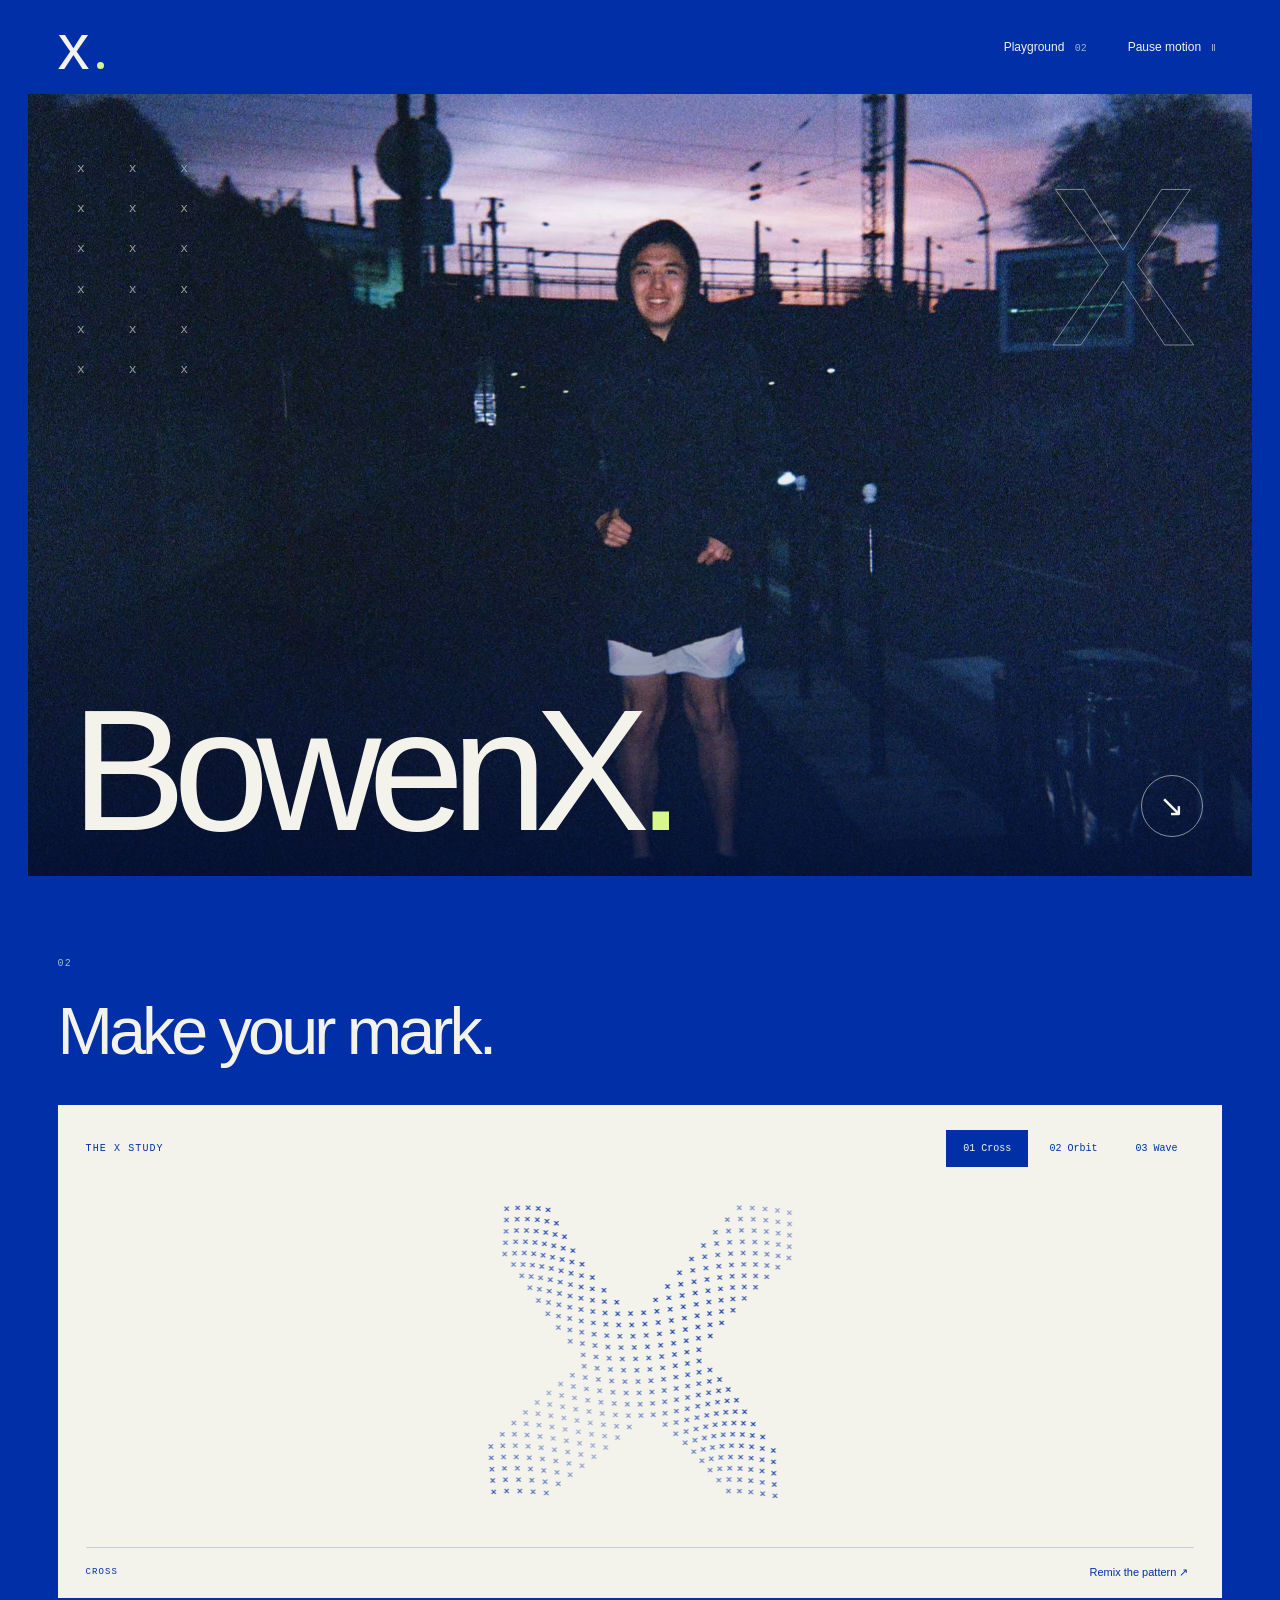
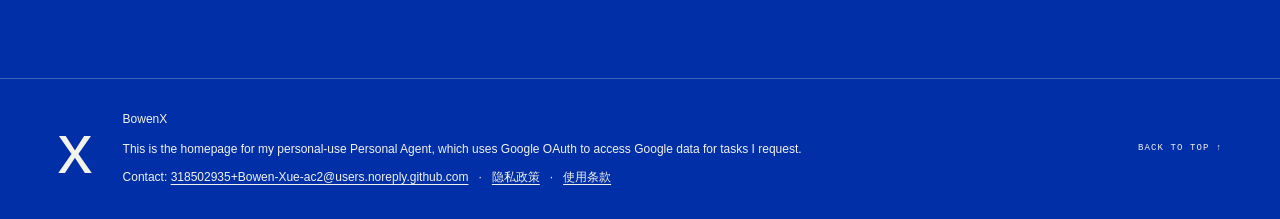
<file: index.html>
<!doctype html>
<html lang="en"><head><meta charset="utf-8"><meta name="viewport" content="width=device-width,initial-scale=1"><meta name="theme-color" content="#002fa7"><meta name="description" content="BowenX — an interactive personal showcase in Klein blue."><title>BowenX — A personal space</title><link rel="icon" href="data:image/svg+xml,%3Csvg xmlns='http://www.w3.org/2000/svg' viewBox='0 0 64 64'%3E%3Crect width='64' height='64' fill='%23002fa7'/%3E%3Ctext x='15' y='48' font-size='58' fill='white'%3Ex%3C/text%3E%3C/svg%3E"><link rel="stylesheet" href="style.css"></head>
<body><a class="skip" href="#main">Skip to content</a><header><a class="logo" href="#" aria-label="x home">x<span class="dot"></span></a><nav aria-label="Main navigation"><a href="#play">Playground <span>02</span></a><button id="motion" aria-pressed="false">Pause motion <span>Ⅱ</span></button></nav></header>
<main id="main"><section class="hero" aria-labelledby="profile-title">
  <div class="portrait-stage">
    <img class="portrait" src="assets/bowen-portrait.jpg" alt="Bowen standing outdoors beneath a dusk sky" width="1864" height="1280" fetchpriority="high">
    <div class="photo-shade" aria-hidden="true"></div>
    <div class="photo-marks" aria-hidden="true">x x x<br>x x x<br>x x x<br>x x x<br>x x x<br>x x x</div>
    <span class="photo-signature" aria-hidden="true">x</span>
    <div class="hero-copy"><h1 id="profile-title">Bowen<span>X</span><span class="period">.</span></h1></div>
    <a class="portrait-next" href="#play" aria-label="Explore the playground">↘</a>
  </div>
</section>

<section id="play" class="play"><div class="play-heading"><div><p class="section-label">02</p><h2>Make your mark.</h2></div></div><div class="lab"><div class="lab-top"><span>THE X STUDY</span><div class="modes" role="group" aria-label="Artwork arrangement"><button class="active" data-mode="cross" aria-pressed="true">01 Cross</button><button data-mode="orbit" aria-pressed="false">02 Orbit</button><button data-mode="wave" aria-pressed="false">03 Wave</button></div></div><canvas id="study" tabindex="0" aria-label="Interactive x artwork. Use the Cross, Orbit, and Wave buttons to change its arrangement."></canvas><div class="lab-bottom"><span id="mode-caption" aria-live="polite">CROSS</span><button id="shuffle">Remix the pattern ↗</button></div></div></section>
<footer><a href="#" class="footer-x" aria-label="Back to top">x</a><div class="footer-info"><div>BowenX</div><p class="agent-note">This is the homepage for my personal-use Personal Agent, which uses Google OAuth to access Google data for tasks I request.</p><nav class="footer-links" aria-label="Contact and policies"><span>Contact: <a href="mailto:318502935+Bowen-Xue-ac2@users.noreply.github.com">318502935+Bowen-Xue-ac2@users.noreply.github.com</a></span><span aria-hidden="true">·</span><a href="privacy.html" lang="zh-CN">隐私政策</a><span aria-hidden="true">·</span><a href="terms.html" lang="zh-CN">使用条款</a></nav></div><a href="#">BACK TO TOP ↑</a></footer></main><script src="app.js"></script></body></html>
</file>
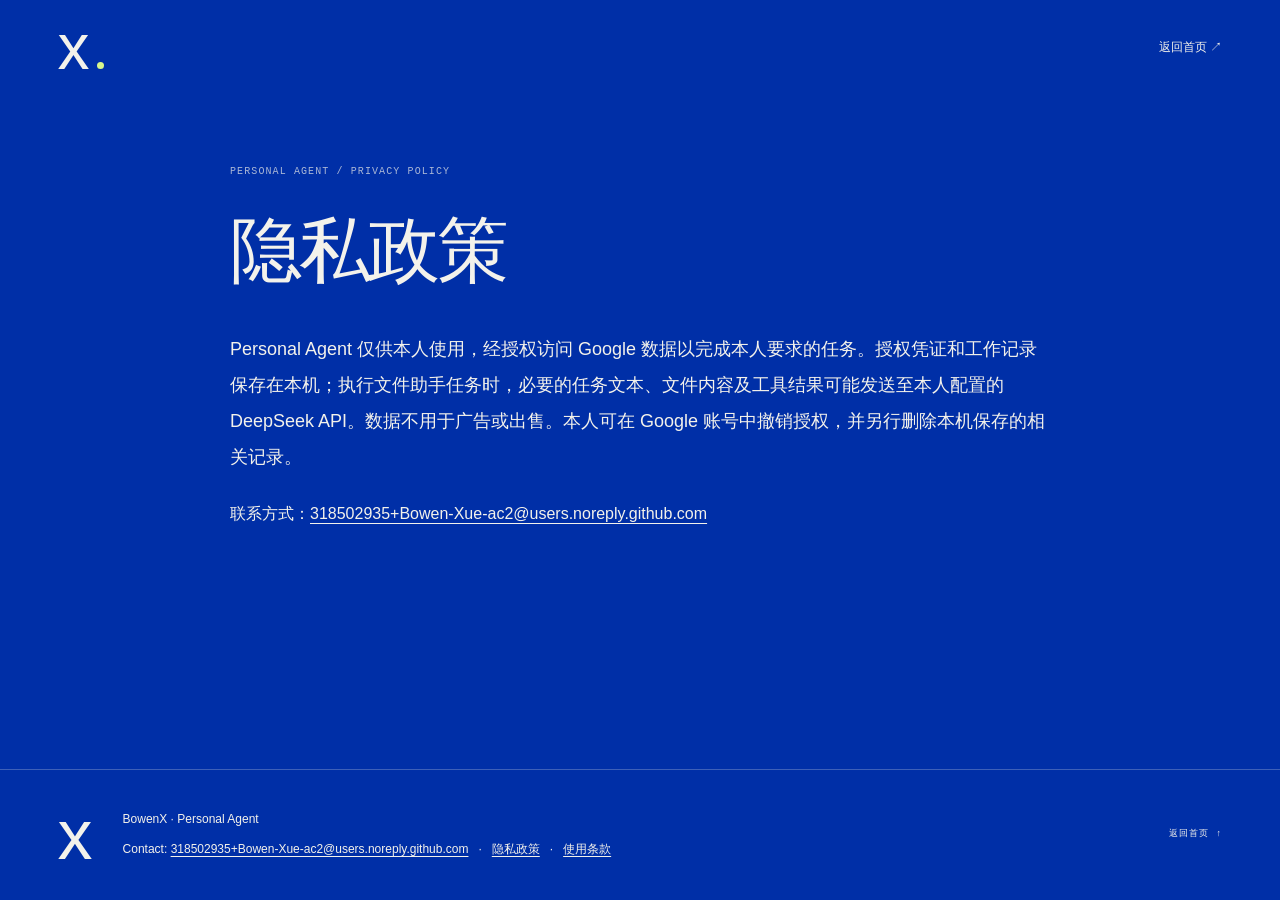
<file: privacy.html>
<!doctype html>
<html lang="zh-CN">
<head>
  <meta charset="utf-8">
  <meta name="viewport" content="width=device-width,initial-scale=1">
  <meta name="theme-color" content="#002fa7">
  <meta name="description" content="Personal Agent 隐私政策。">
  <title>隐私政策 | Personal Agent · BowenX</title>
  <link rel="icon" href="data:image/svg+xml,%3Csvg xmlns='http://www.w3.org/2000/svg' viewBox='0 0 64 64'%3E%3Crect width='64' height='64' fill='%23002fa7'/%3E%3Ctext x='15' y='48' font-size='58' fill='white'%3Ex%3C/text%3E%3C/svg%3E">
  <link rel="stylesheet" href="style.css">
</head>
<body class="policy-page">
  <a class="skip" href="#main">跳转到正文</a>
  <header>
    <a class="logo" href="./" aria-label="BowenX 首页">x<span class="dot"></span></a>
    <nav aria-label="主导航"><a href="./">返回首页 ↗</a></nav>
  </header>
  <main id="main" class="policy-main">
    <article class="policy-content" aria-labelledby="policy-title">
      <p class="section-label" lang="en">PERSONAL AGENT / PRIVACY POLICY</p>
      <h1 id="policy-title">隐私政策</h1>
      <p class="policy-copy">Personal Agent 仅供本人使用，经授权访问 Google 数据以完成本人要求的任务。授权凭证和工作记录保存在本机；执行文件助手任务时，必要的任务文本、文件内容及工具结果可能发送至本人配置的 DeepSeek API。数据不用于广告或出售。本人可在 Google 账号中撤销授权，并另行删除本机保存的相关记录。</p>
      <p class="policy-contact">联系方式：<a href="mailto:318502935+Bowen-Xue-ac2@users.noreply.github.com">318502935+Bowen-Xue-ac2@users.noreply.github.com</a></p>
    </article>
  </main>
  <footer>
    <a href="./" class="footer-x" aria-label="BowenX 首页">x</a>
    <div class="footer-info"><div lang="en">BowenX · Personal Agent</div><nav class="footer-links" aria-label="Contact and policies"><span>Contact: <a href="mailto:318502935+Bowen-Xue-ac2@users.noreply.github.com">318502935+Bowen-Xue-ac2@users.noreply.github.com</a></span><span aria-hidden="true">·</span><a href="privacy.html" lang="zh-CN">隐私政策</a><span aria-hidden="true">·</span><a href="terms.html" lang="zh-CN">使用条款</a></nav></div>
    <a href="./">返回首页 ↑</a>
  </footer>
</body>
</html>
</file>
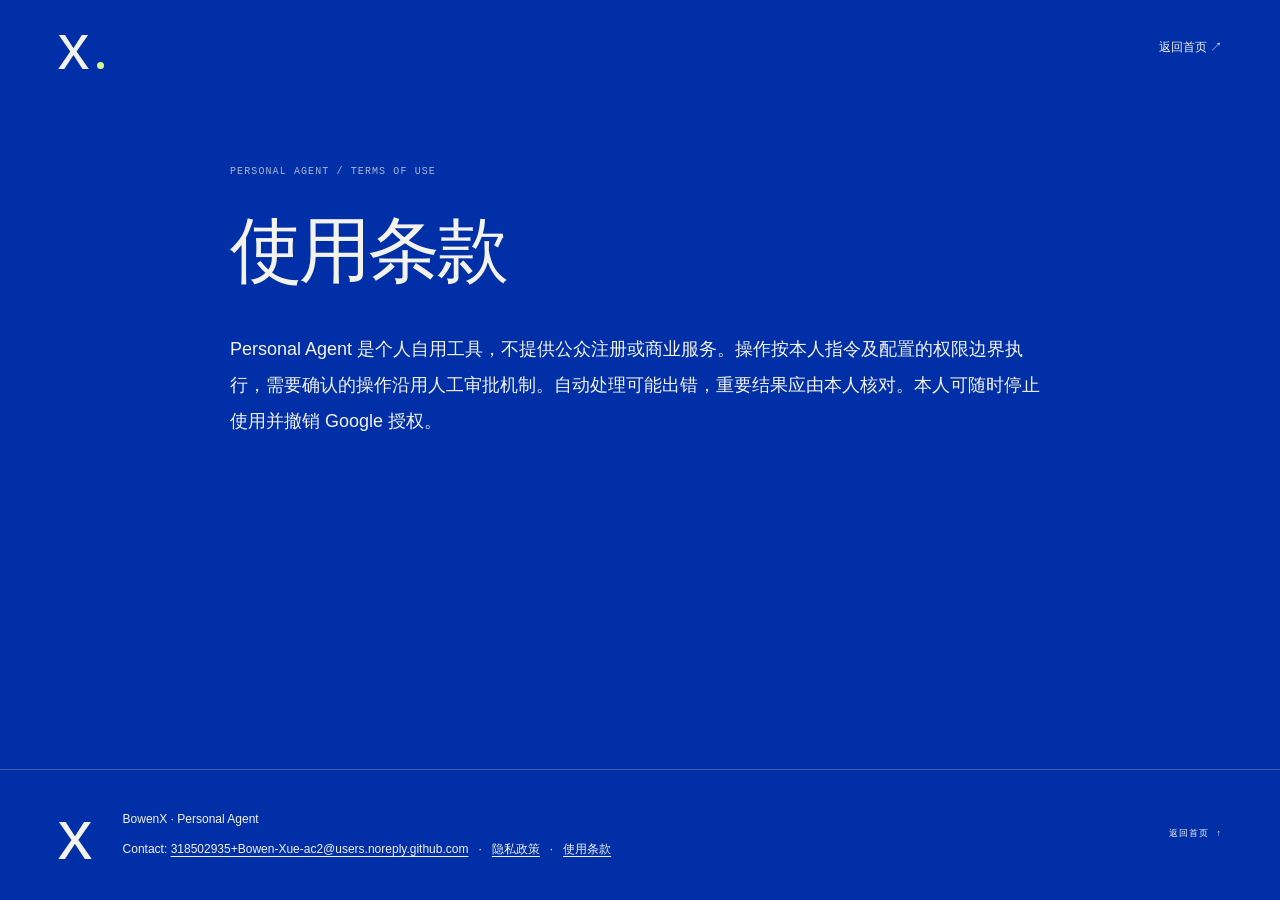
<file: terms.html>
<!doctype html>
<html lang="zh-CN">
<head>
  <meta charset="utf-8">
  <meta name="viewport" content="width=device-width,initial-scale=1">
  <meta name="theme-color" content="#002fa7">
  <meta name="description" content="Personal Agent 使用条款。">
  <title>使用条款 | Personal Agent · BowenX</title>
  <link rel="icon" href="data:image/svg+xml,%3Csvg xmlns='http://www.w3.org/2000/svg' viewBox='0 0 64 64'%3E%3Crect width='64' height='64' fill='%23002fa7'/%3E%3Ctext x='15' y='48' font-size='58' fill='white'%3Ex%3C/text%3E%3C/svg%3E">
  <link rel="stylesheet" href="style.css">
</head>
<body class="policy-page">
  <a class="skip" href="#main">跳转到正文</a>
  <header>
    <a class="logo" href="./" aria-label="BowenX 首页">x<span class="dot"></span></a>
    <nav aria-label="主导航"><a href="./">返回首页 ↗</a></nav>
  </header>
  <main id="main" class="policy-main">
    <article class="policy-content" aria-labelledby="policy-title">
      <p class="section-label" lang="en">PERSONAL AGENT / TERMS OF USE</p>
      <h1 id="policy-title">使用条款</h1>
      <p class="policy-copy">Personal Agent 是个人自用工具，不提供公众注册或商业服务。操作按本人指令及配置的权限边界执行，需要确认的操作沿用人工审批机制。自动处理可能出错，重要结果应由本人核对。本人可随时停止使用并撤销 Google 授权。</p>
    </article>
  </main>
  <footer>
    <a href="./" class="footer-x" aria-label="BowenX 首页">x</a>
    <div class="footer-info"><div lang="en">BowenX · Personal Agent</div><nav class="footer-links" aria-label="Contact and policies"><span>Contact: <a href="mailto:318502935+Bowen-Xue-ac2@users.noreply.github.com">318502935+Bowen-Xue-ac2@users.noreply.github.com</a></span><span aria-hidden="true">·</span><a href="privacy.html" lang="zh-CN">隐私政策</a><span aria-hidden="true">·</span><a href="terms.html" lang="zh-CN">使用条款</a></nav></div>
    <a href="./">返回首页 ↑</a>
  </footer>
</body>
</html>
</file>
<file: style.css>
:root{--blue:#002fa7;--white:#f3f2eb;--line:rgba(243,242,235,.25)}*{box-sizing:border-box}html{scroll-behavior:smooth;scroll-padding-top:24px}body{margin:0;background:var(--blue);color:var(--white);font-family:Arial,Helvetica,sans-serif;-webkit-font-smoothing:antialiased}a{color:inherit;text-decoration:none}button{font:inherit;color:inherit;cursor:pointer;background:none;border:0}a,button{-webkit-tap-highlight-color:transparent}a:focus-visible,button:focus-visible,canvas:focus-visible{outline:2px solid #e7ff82;outline-offset:6px}.skip{position:fixed;top:-60px;left:20px;background:var(--white);color:var(--blue);padding:12px;z-index:5}.skip:focus{top:12px}header{height:94px;display:flex;align-items:center;margin:0 4.5%;gap:55px}.logo{font-size:64px;letter-spacing:-8px;line-height:1;display:flex;align-items:baseline}.dot{width:7px;height:7px;background:#d7f68c;border-radius:50%;margin-left:15px}nav{margin-left:auto;display:flex;align-items:center;gap:35px;font-size:12px}nav span{font:10px monospace;opacity:.65;margin-left:7px}nav a:hover{opacity:.6}.hero{padding:0 2.2%}.portrait-stage{isolation:isolate;position:relative;height:clamp(580px,calc(100svh - 118px),920px);overflow:hidden;background:#101a36}.portrait{display:block;width:100%;height:100%;object-fit:cover;object-position:50% 42%;transform:scale(1.025);will-change:transform;transition:transform 1.2s cubic-bezier(.2,.7,.3,1)}.photo-shade{position:absolute;inset:0;background:linear-gradient(180deg,rgba(0,47,167,.04) 40%,rgba(0,15,62,.08) 60%,rgba(0,13,52,.76) 100%);pointer-events:none}.hero-copy{position:absolute;z-index:2;left:3.5%;bottom:4%;pointer-events:none}h1{font-size:clamp(90px,13.5vw,215px);line-height:.85;letter-spacing:-.075em;font-weight:400;margin:0}.period{color:#d7f68c}.photo-marks{position:absolute;left:4%;top:7%;font:13px/3.1 'Courier New',monospace;letter-spacing:18px;opacity:.6;pointer-events:none}.photo-signature{position:absolute;right:4.5%;top:5%;font:400 clamp(140px,23vw,340px)/.75 Arial,sans-serif;-webkit-text-stroke:1px rgba(243,242,235,.48);color:transparent;pointer-events:none}.portrait-next{position:absolute;z-index:3;right:4%;bottom:5%;width:62px;height:62px;border:1px solid rgba(243,242,235,.55);border-radius:50%;display:grid;place-items:center;font-size:30px;transition:.25s}.portrait-next:hover{background:var(--white);color:var(--blue);transform:rotate(45deg)}.section-label,.lab-top,.lab-bottom,footer>a:last-child{font:10px/1.5 'Courier New',monospace;letter-spacing:1.1px}.section-label{opacity:.7}.about{margin:0 4.5%;padding:30px 0;display:grid;grid-template-columns:1fr 1fr;border-bottom:1px solid var(--line);gap:40px;align-items:center}.signature-copy .section-label{margin:0 0 30px}h2{font-size:clamp(44px,5.2vw,78px);font-weight:400;letter-spacing:-.06em;margin:0}.outlined{-webkit-text-stroke:1px var(--white);color:transparent;font-size:1.4em}#field{display:block;width:100%;height:440px}.play{padding:80px 4.5%}.play-heading{margin-bottom:36px}.play-heading .section-label{margin:0 0 22px}.lab{background:var(--white);color:var(--blue);padding:25px 28px 18px}.lab-top,.lab-bottom{display:flex;align-items:center;justify-content:space-between}.modes{display:flex;gap:4px}.modes button{padding:10px 16px;border:1px solid transparent;transition:.2s}.modes button:hover{border-color:var(--blue)}.modes button.active{background:var(--blue);color:var(--white)}#study{display:block;width:100%;height:380px}.lab-bottom{border-top:1px solid #002fa730;padding-top:17px;font-size:9px}.lab-bottom button{font:11px Arial,sans-serif}footer{padding:30px 4.5%;display:flex;align-items:center;gap:30px;border-top:1px solid var(--line)}.footer-x{font-size:70px;line-height:1}footer div{font-size:12px;line-height:1.8}footer>a:last-child{margin-left:auto;font-size:9px}@media(min-width:1800px){body{max-width:2000px;margin:auto}}@media(max-width:760px){header{height:78px;gap:18px}.logo{font-size:48px}nav{gap:18px;font-size:11px}nav span{display:none}.hero{padding:0 3%}.portrait-stage{height:calc(100svh - 98px);min-height:530px;max-height:850px}.portrait{object-position:52% 42%}.hero-copy{left:5%;bottom:6%}h1{font-size:clamp(64px,18vw,125px)}.photo-marks{font-size:9px;letter-spacing:9px;line-height:2.9;left:6%;top:6%}.photo-signature{font-size:150px;right:5%;top:5%}.portrait-next{width:42px;height:42px;font-size:22px;right:5%;bottom:22%}.about{grid-template-columns:1fr;gap:0;padding:60px 0 30px}.signature-copy .section-label{margin-bottom:14px}#field{height:330px}.play{padding:55px 4.5%}.lab{padding:16px}.lab-top{display:block}.modes{margin-top:15px}.modes button{padding:8px 12px;font-size:9px}#study{height:300px}.lab-bottom{font-size:8px;gap:12px}footer{gap:20px}footer div{font-size:10px}footer>a:last-child{font-size:8px}}@media(prefers-reduced-motion:reduce){html{scroll-behavior:auto}*{transition:none!important}.portrait{will-change:auto;transform:none}}

/* Personal Agent information and policy pages. */
.footer-info{flex:1;min-width:0}.agent-note{max-width:680px;margin:8px 0;font-size:12px;line-height:1.7}.footer-links{margin:8px 0 0;justify-content:flex-start;flex-wrap:wrap;gap:4px 10px;font-size:12px;line-height:1.8}.footer-links span{margin:0;font:inherit;opacity:1}.footer-links a{overflow-wrap:anywhere;text-decoration:underline;text-underline-offset:3px}.footer-links a:hover{opacity:.8}footer>a:last-child{flex-shrink:0}.policy-page{min-height:100svh;display:flex;flex-direction:column}.policy-main{flex:1;padding:70px 4.5% 100px}.policy-content{width:100%;max-width:820px;margin:0 auto}.policy-content .section-label{margin:0 0 28px}.policy-content h1{font-size:clamp(40px,6vw,72px);line-height:1.2;letter-spacing:-.04em}.policy-copy{font-size:18px;line-height:2;margin:38px 0 0;overflow-wrap:anywhere}.policy-contact{font-size:16px;line-height:1.9;margin:24px 0 0}.policy-contact a{text-decoration:underline;text-underline-offset:4px;overflow-wrap:anywhere}
@media(max-width:760px){footer{flex-wrap:wrap;align-items:flex-start;gap:18px}.footer-info{flex-basis:calc(100% - 65px)}.agent-note,.footer-links{font-size:11px}.footer-links span{display:inline}.policy-main{padding:50px 6% 70px}.policy-copy{font-size:16px;line-height:1.95;margin-top:28px}.policy-contact{font-size:14px}.policy-content .section-label{font-size:9px;letter-spacing:1px}}
</file>
